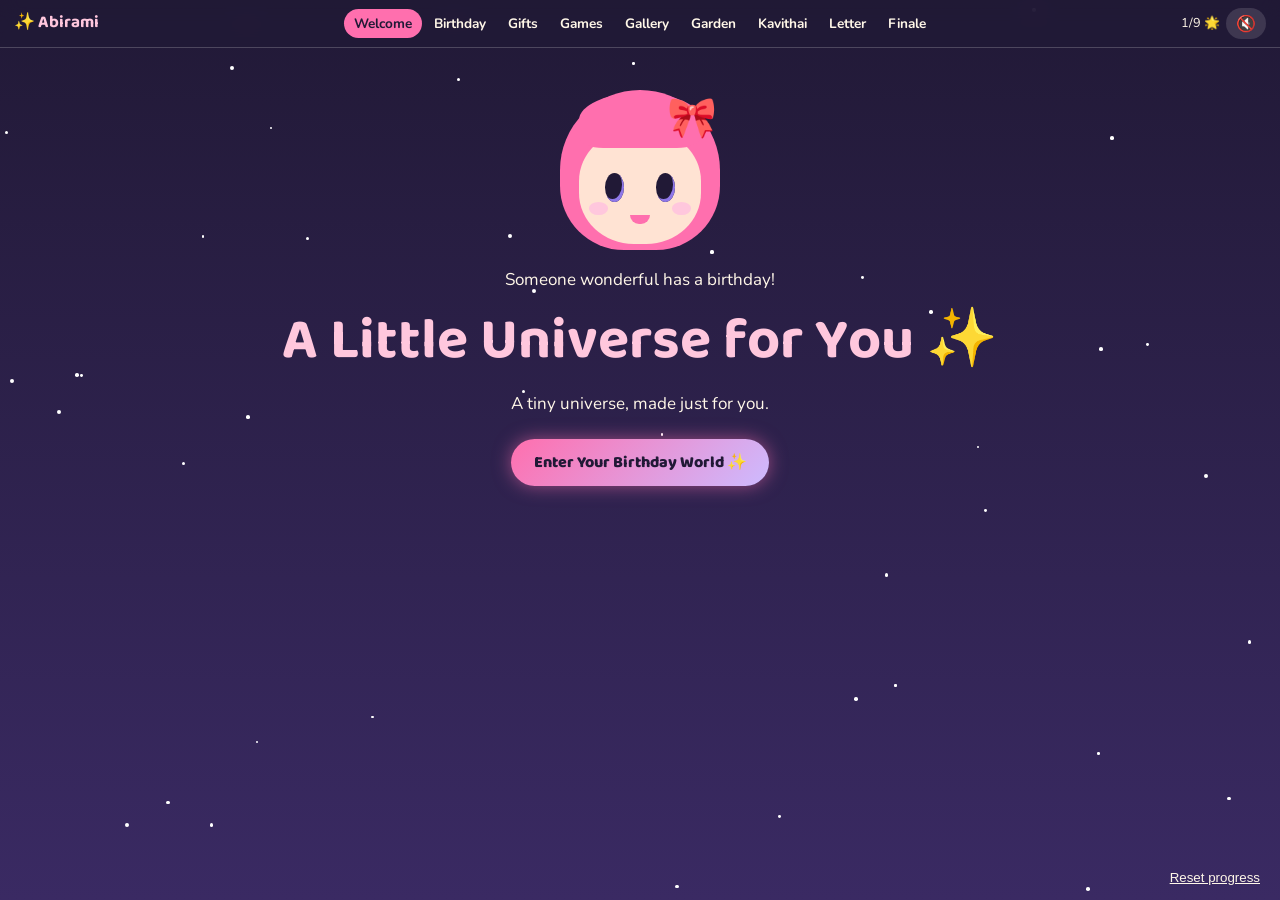
<file: index.html>
<!doctype html>
<html lang="en"><head><meta charset="utf-8"><meta name="viewport" content="width=device-width,initial-scale=1"><title>A Little Universe for You ✨ | A Little Universe for You</title>
<link rel="preconnect" href="https://fonts.googleapis.com"><link href="https://fonts.googleapis.com/css2?family=Baloo+2:wght@600;800&family=Nunito:wght@400;700&family=Noto+Sans+Tamil:wght@400;700&display=swap" rel="stylesheet">
<link rel="stylesheet" href="css/style.css"></head>
<body data-page="index"><main id="main">
<div class="chibi" data-size="160"></div>
<p>Someone wonderful has a birthday!</p>
<h1 class="wave">A Little Universe for You ✨</h1>
<p>A tiny universe, made just for you.</p>
<button class="btn" id="enter">Enter Your Birthday World ✨</button>
</main>
<script src="js/birthday.js"></script><script src="js/main.js"></script><script src="js/extras.js"></script>
</body></html>
</file>
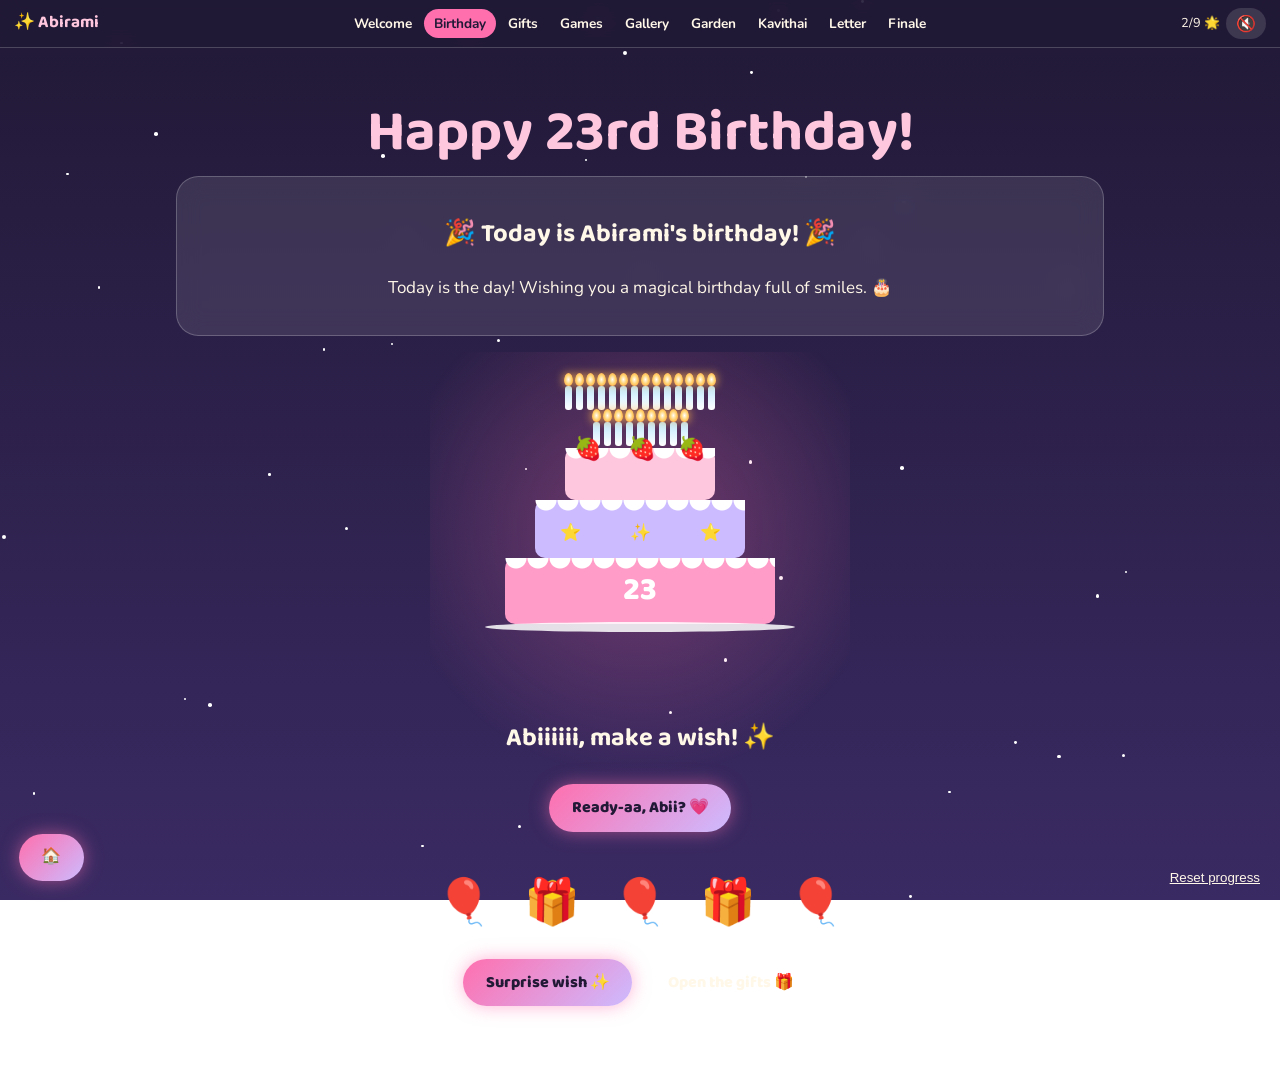
<file: birthday.html>
<!doctype html>
<html lang="en"><head><meta charset="utf-8"><meta name="viewport" content="width=device-width,initial-scale=1"><title>Birthday Celebration | A Little Universe for You</title>
<link rel="preconnect" href="https://fonts.googleapis.com"><link href="https://fonts.googleapis.com/css2?family=Baloo+2:wght@600;800&family=Nunito:wght@400;700&family=Noto+Sans+Tamil:wght@400;700&display=swap" rel="stylesheet">
<link rel="stylesheet" href="css/style.css"></head>
<body data-page="birthday"><main id="main">
<h1 class="wave">Happy 23rd Birthday!</h1>
<div id="count" aria-live="off"></div>
<div id="cakeApp"></div>
<div class="row" aria-hidden="true"><span>🎈</span><span>🎁</span><span>🎈</span><span>🎁</span><span>🎈</span></div>
<button class="btn" id="wishBtn">Surprise wish ✨</button>
<p class="glass" id="wish" hidden aria-live="polite" style="max-width:520px;margin:1rem auto"></p>
<a class="btn ghost" href="gifts.html">Open the gifts 🎁</a>
</main>
<script src="js/birthday.js"></script><script src="js/main.js"></script><script src="js/extras.js"></script>
</body></html>
</file>
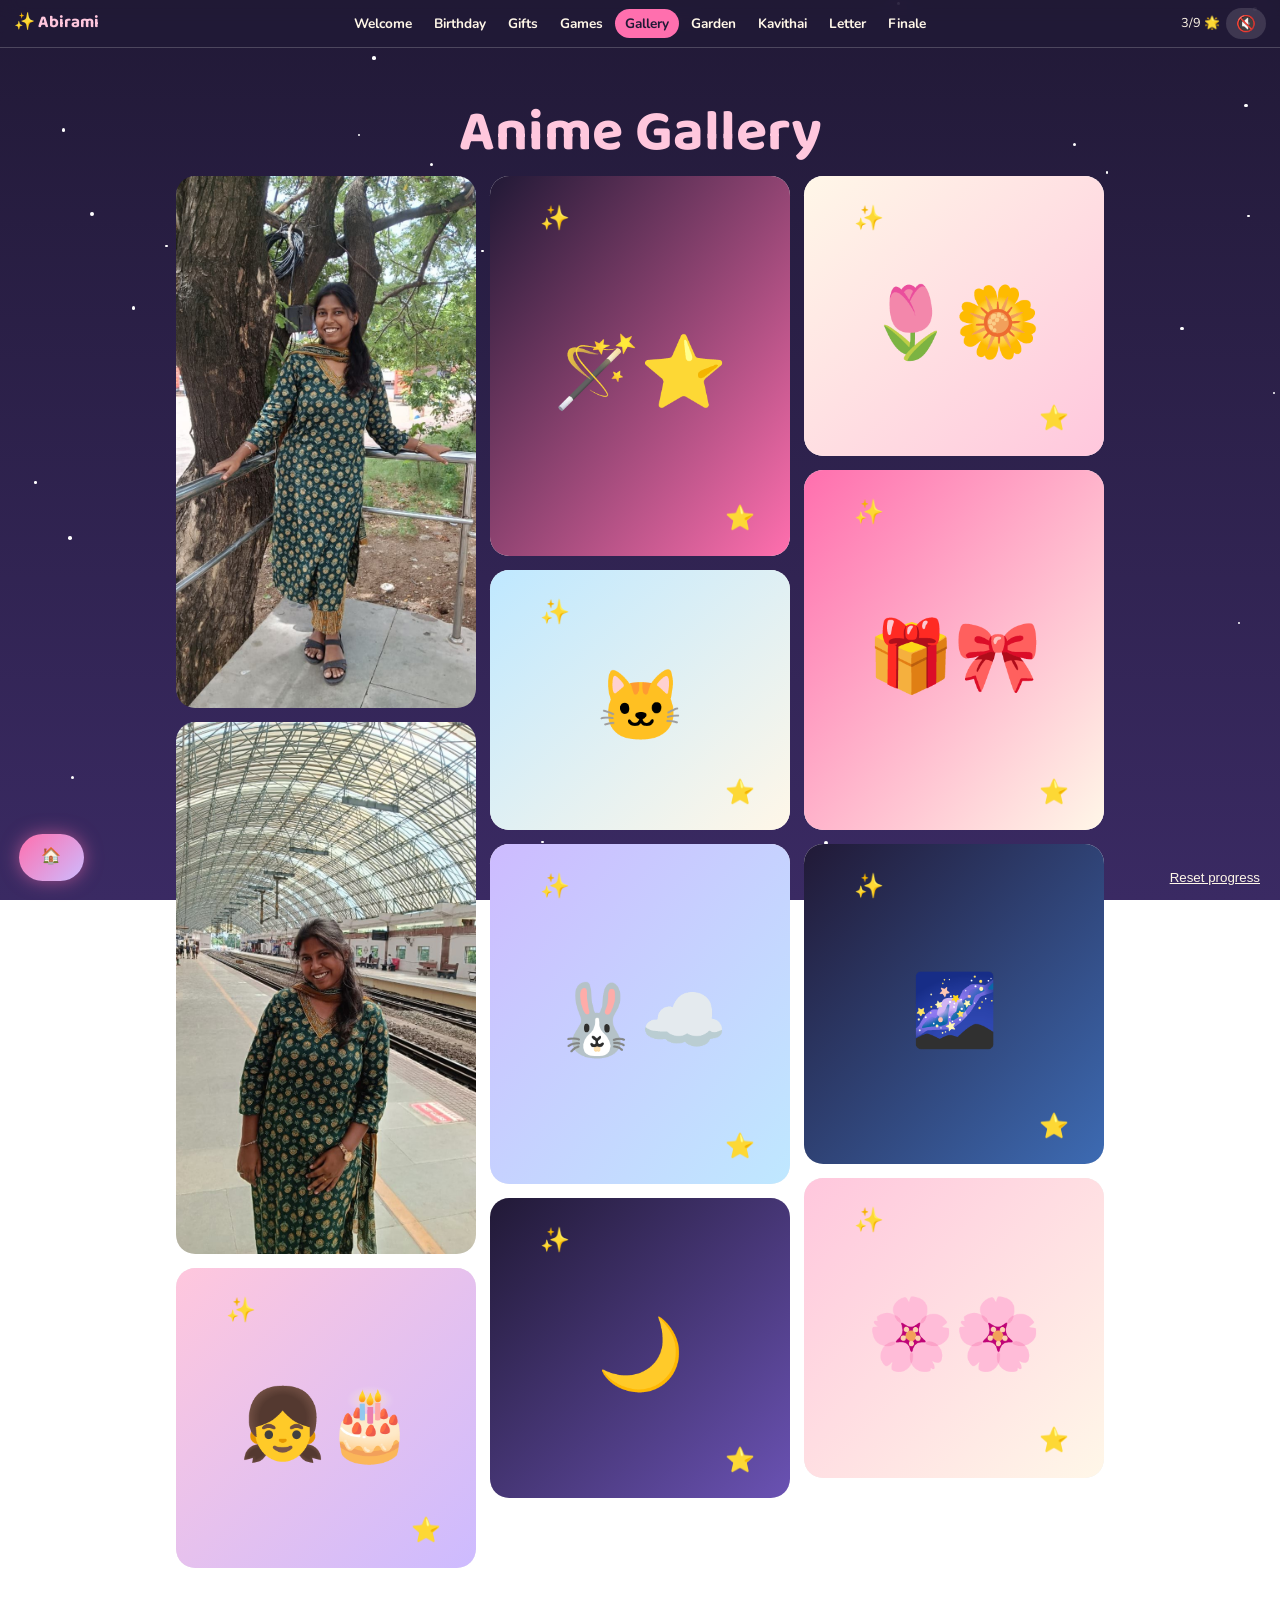
<file: gallery.html>
<!doctype html>
<html lang="en"><head><meta charset="utf-8"><meta name="viewport" content="width=device-width,initial-scale=1"><title>Anime Gallery | A Little Universe for You</title>
<link rel="preconnect" href="https://fonts.googleapis.com"><link href="https://fonts.googleapis.com/css2?family=Baloo+2:wght@600;800&family=Nunito:wght@400;700&family=Noto+Sans+Tamil:wght@400;700&display=swap" rel="stylesheet">
<link rel="stylesheet" href="css/style.css"></head>
<body data-page="gallery"><main id="main">
<h1>Anime Gallery</h1><div class="masonry" id="grid"></div>
<div id="lb" hidden role="dialog" aria-modal="true" aria-label="Image viewer"><button class="btn" id="lx" aria-label="Close">✕</button><button class="btn" id="lp" aria-label="Previous">‹</button><div><img id="li" alt=""><p id="lc"></p></div><button class="btn" id="ln" aria-label="Next">›</button></div>
</main>
<script src="js/birthday.js"></script><script src="js/main.js"></script><script src="js/gallery.js"></script>
</body></html>
</file>
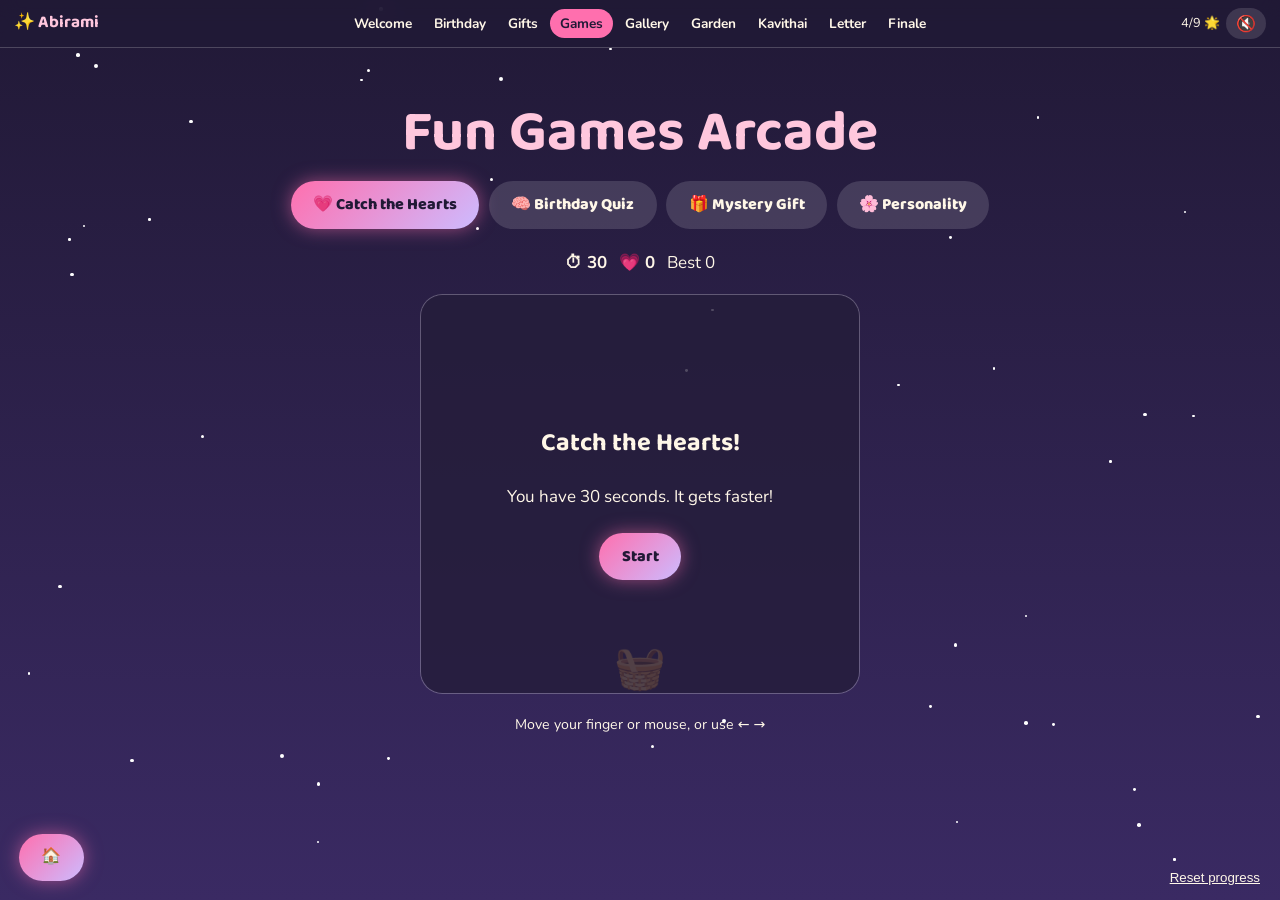
<file: games.html>
<!doctype html>
<html lang="en"><head><meta charset="utf-8"><meta name="viewport" content="width=device-width,initial-scale=1"><title>Fun Games Arcade | A Little Universe for You</title>
<link rel="preconnect" href="https://fonts.googleapis.com"><link href="https://fonts.googleapis.com/css2?family=Baloo+2:wght@600;800&family=Nunito:wght@400;700&family=Noto+Sans+Tamil:wght@400;700&display=swap" rel="stylesheet">
<link rel="stylesheet" href="css/style.css"></head>
<body data-page="games"><main id="main">
<h1>Fun Games Arcade</h1><div class="tabs" id="tabs" role="tablist"></div><div id="game"></div>
</main>
<script src="js/birthday.js"></script><script src="js/main.js"></script><script src="js/games.js"></script>
</body></html>
</file>
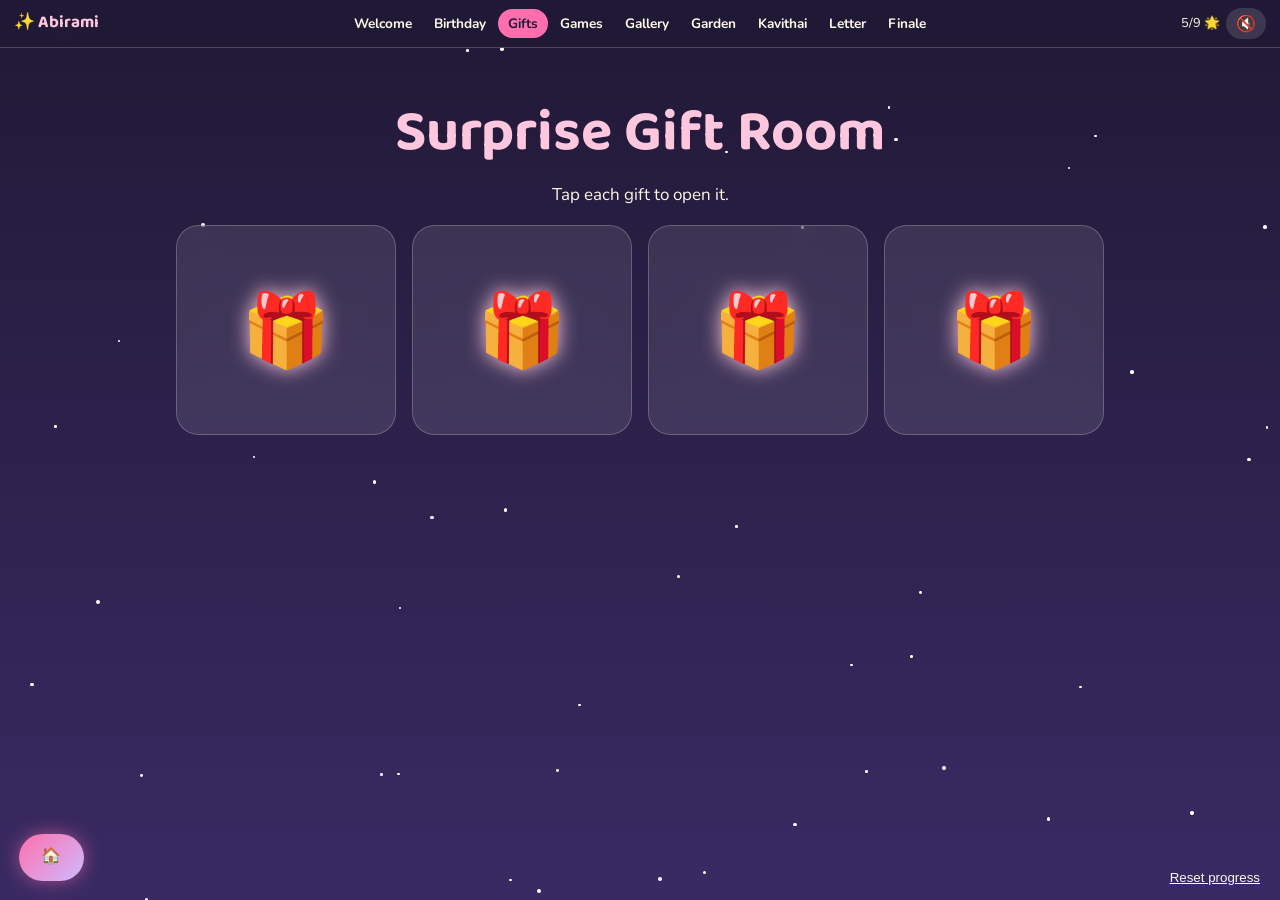
<file: gifts.html>
<!doctype html>
<html lang="en"><head><meta charset="utf-8"><meta name="viewport" content="width=device-width,initial-scale=1"><title>Surprise Gift Room | A Little Universe for You</title>
<link rel="preconnect" href="https://fonts.googleapis.com"><link href="https://fonts.googleapis.com/css2?family=Baloo+2:wght@600;800&family=Nunito:wght@400;700&family=Noto+Sans+Tamil:wght@400;700&display=swap" rel="stylesheet">
<link rel="stylesheet" href="css/style.css"></head>
<body data-page="gifts"><main id="main">
<h1>Surprise Gift Room</h1><p>Tap each gift to open it.</p><div class="grid" id="gifts"></div>
</main>
<script src="js/birthday.js"></script><script src="js/main.js"></script>
</body></html>
</file>
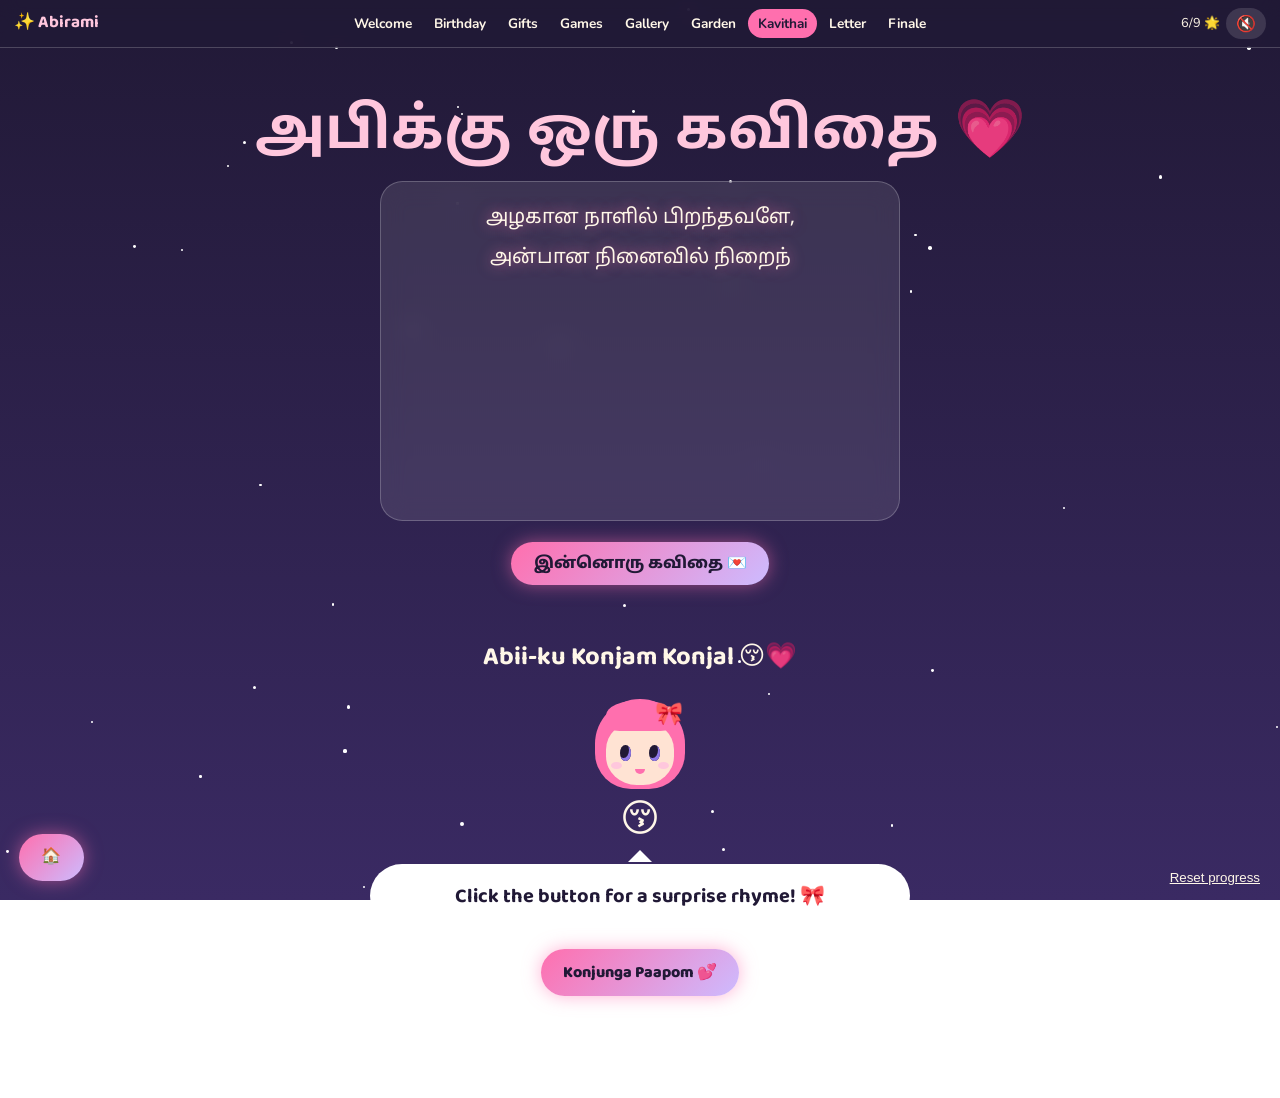
<file: kavithai.html>
<!doctype html>
<html lang="en"><head><meta charset="utf-8"><meta name="viewport" content="width=device-width,initial-scale=1"><title>Kavithai | A Little Universe for You</title>
<link rel="preconnect" href="https://fonts.googleapis.com"><link href="https://fonts.googleapis.com/css2?family=Baloo+2:wght@600;800&family=Nunito:wght@400;700&family=Noto+Sans+Tamil:wght@400;700&display=swap" rel="stylesheet">
<link rel="stylesheet" href="css/style.css"></head>
<body data-page="kavithai"><main id="main">
<h1 class="ta" id="ptitle">அபிக்கு ஒரு கவிதை 💗</h1>
<article class="glass poem ta" id="ptext" lang="ta" aria-live="polite"></article>
<button class="btn ta" id="pnext">இன்னொரு கவிதை 💌</button>
<h2 style="margin-top:3rem">Abii-ku Konjam Konjal 😚💗</h2>
<div id="kwrap" style="position:relative">
<div class="chibi" data-size="90"></div><div id="kch" style="font-size:2.4rem" aria-hidden="true">😚</div>
<div class="bubble" id="bubble"><span id="btxt">Click the button for a surprise rhyme! 🎀</span></div></div>
<button class="btn" id="knext">Konjunga Paapom 💕</button><button class="btn ghost" id="kcopy" hidden>Copy rhyme 📋</button><p id="kcm" aria-live="polite"></p>
</main>
<script src="js/birthday.js"></script><script src="js/main.js"></script><script src="js/extras.js"></script>
</body></html>
</file>
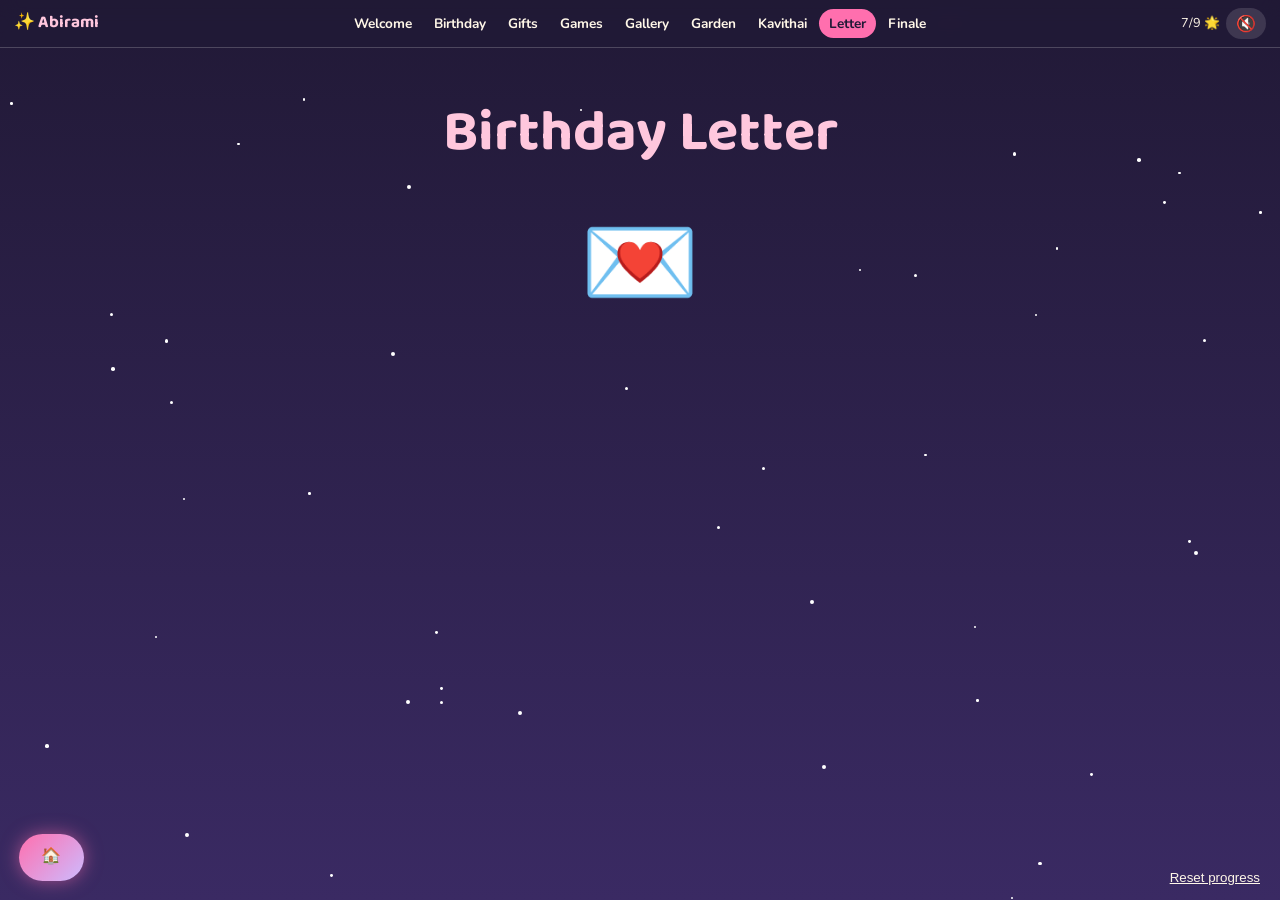
<file: letter.html>
<!doctype html>
<html lang="en"><head><meta charset="utf-8"><meta name="viewport" content="width=device-width,initial-scale=1"><title>Birthday Letter | A Little Universe for You</title>
<link rel="preconnect" href="https://fonts.googleapis.com"><link href="https://fonts.googleapis.com/css2?family=Baloo+2:wght@600;800&family=Nunito:wght@400;700&family=Noto+Sans+Tamil:wght@400;700&display=swap" rel="stylesheet">
<link rel="stylesheet" href="css/style.css"></head>
<body data-page="letter"><main id="main">
<h1>Birthday Letter</h1>
<button class="btn" id="env" style="font-size:6rem;background:none;box-shadow:none" aria-label="Open the envelope">💌</button>
<article class="paper" id="paper" hidden></article>
<div id="tools" hidden><button class="btn" id="replay">Replay ↻</button><button class="btn ghost" id="copy">Copy letter</button><a class="btn ghost" href="index.html">Return home</a><a class="btn" href="surprise.html">Final surprise →</a><p id="cm" aria-live="polite"></p></div>
</main>
<script src="js/birthday.js"></script><script src="js/main.js"></script>
</body></html>
</file>
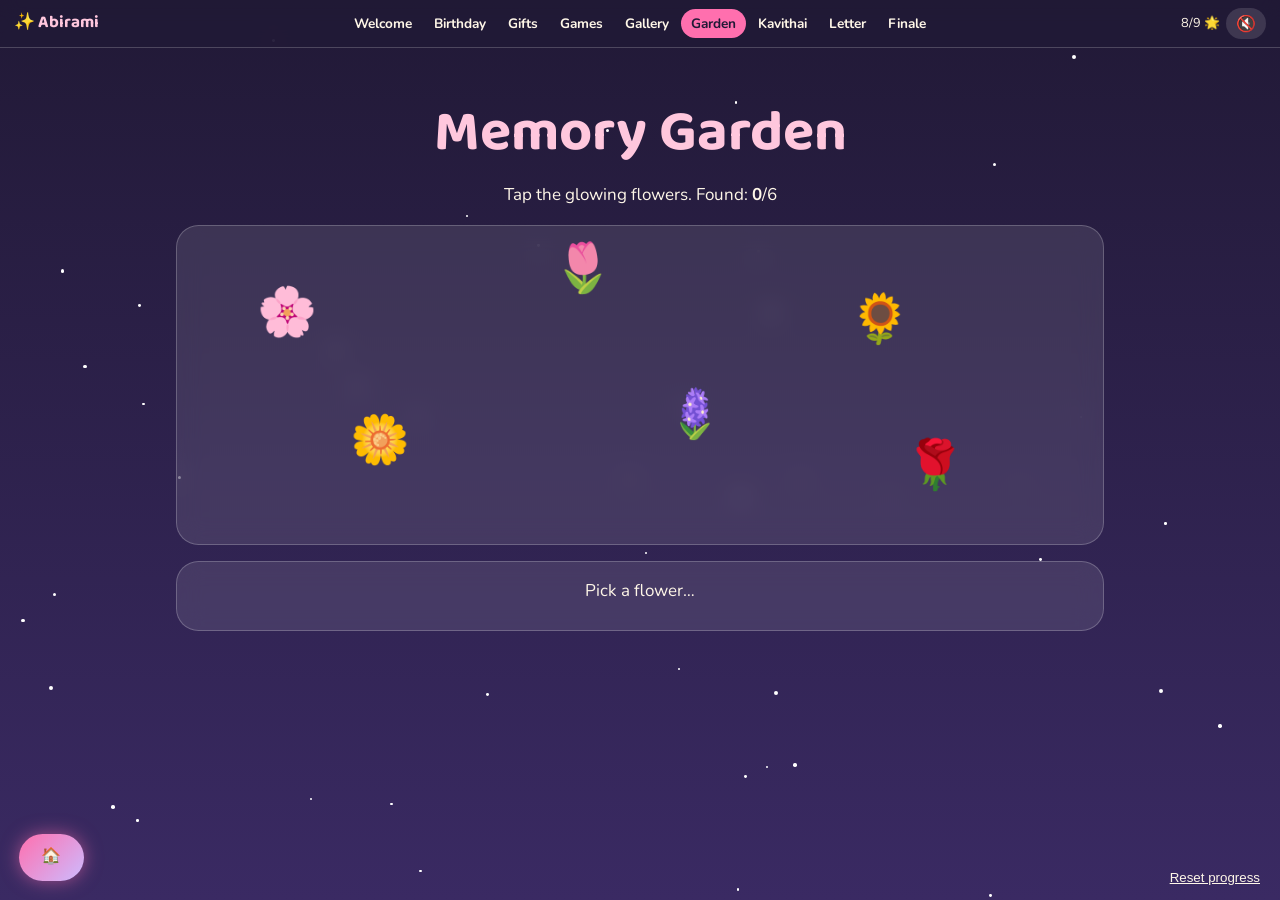
<file: memories.html>
<!doctype html>
<html lang="en"><head><meta charset="utf-8"><meta name="viewport" content="width=device-width,initial-scale=1"><title>Memory Garden | A Little Universe for You</title>
<link rel="preconnect" href="https://fonts.googleapis.com"><link href="https://fonts.googleapis.com/css2?family=Baloo+2:wght@600;800&family=Nunito:wght@400;700&family=Noto+Sans+Tamil:wght@400;700&display=swap" rel="stylesheet">
<link rel="stylesheet" href="css/style.css"></head>
<body data-page="memories"><main id="main">
<h1>Memory Garden</h1><p>Tap the glowing flowers. Found: <b id="found">0</b>/6</p>
<div class="glass garden" id="garden"></div>
<p class="glass" id="msg" aria-live="polite" style="min-height:70px;margin-top:1rem">Pick a flower…</p>
<p class="glass" id="secret" hidden style="color:var(--pink);font-weight:700"></p>
</main>
<script src="js/birthday.js"></script><script src="js/main.js"></script>
</body></html>
</file>
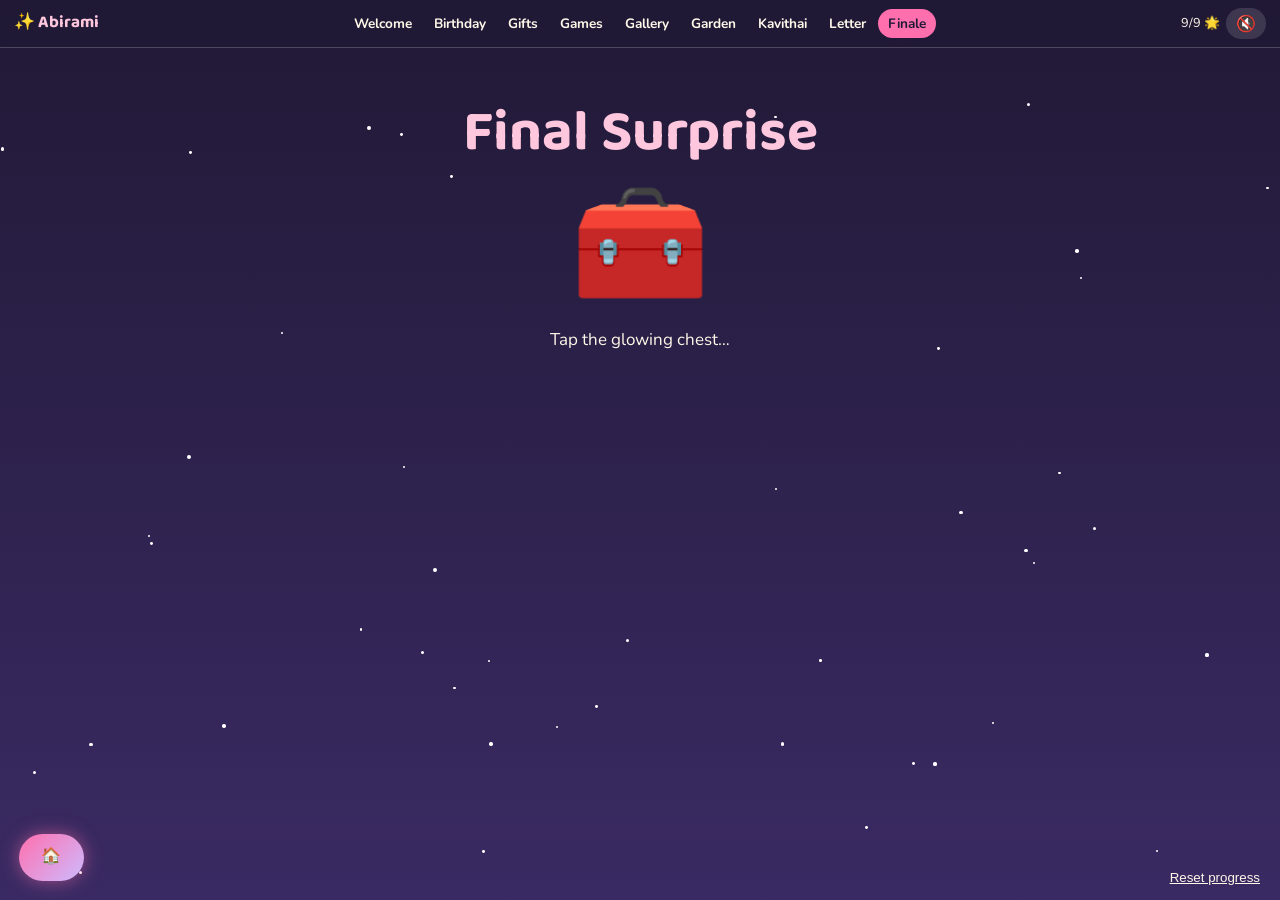
<file: surprise.html>
<!doctype html>
<html lang="en"><head><meta charset="utf-8"><meta name="viewport" content="width=device-width,initial-scale=1"><title>Final Surprise | A Little Universe for You</title>
<link rel="preconnect" href="https://fonts.googleapis.com"><link href="https://fonts.googleapis.com/css2?family=Baloo+2:wght@600;800&family=Nunito:wght@400;700&family=Noto+Sans+Tamil:wght@400;700&display=swap" rel="stylesheet">
<link rel="stylesheet" href="css/style.css"></head>
<body data-page="surprise"><main id="main">
<h1>Final Surprise</h1>
<div id="chestBox"><button class="chest" id="chest" aria-label="Open the treasure chest">🧰</button><p>Tap the glowing chest…</p></div>
<div id="reveal" hidden><div class="big">🎁✨</div><div class="glass banner" id="ban"></div><div class="polas"><figure><img src="assets/images/abii-1.jpg" alt="Abii smiling by a tree in a green printed kurta" loading="lazy" onerror="this.parentNode.hidden=true"></figure><figure><img src="assets/images/abii-2.jpg" alt="Abii smiling on a railway platform" loading="lazy" onerror="this.parentNode.hidden=true"></figure></div><h2 id="fm"></h2><p id="fw" style="font-size:1.2rem"></p><button class="btn" id="again">Replay ↻</button><a class="btn ghost" href="index.html">Home</a></div>
</main>
<script src="js/birthday.js"></script><script src="js/main.js"></script><script src="js/extras.js"></script>
</body></html>
</file>
<file: css/style.css>
:root{--pink:#FFC7DD;--lav:#CDBBFF;--cream:#FFF7E8;--sky:#BFE8FF;--night:#211936;--rose:#FF6FAE}
*{box-sizing:border-box}
body{margin:0;background:linear-gradient(#211936,#3a2a63) fixed;color:var(--cream);font:17px/1.55 Nunito,system-ui,sans-serif;overflow-x:hidden;animation:in .6s}
body.leave{opacity:0;transition:opacity .35s}
h1,h2,h3,.btn{font-family:'Baloo 2',system-ui,sans-serif}
h1{color:var(--pink);font-size:clamp(2rem,6vw,3.6rem);margin:.2em 0;line-height:1.1}
main{max-width:960px;margin:0 auto;padding:90px 16px 80px;min-height:100vh;text-align:center}
:focus-visible{outline:3px solid var(--sky);outline-offset:3px}
.glass{background:rgba(255,255,255,.1);backdrop-filter:blur(12px);border:1px solid rgba(255,255,255,.22);border-radius:1.4rem;padding:1rem;color:inherit}
.btn{background:linear-gradient(135deg,var(--rose),var(--lav));color:var(--night);font-weight:800;font-size:1rem;padding:.7rem 1.4rem;border:0;border-radius:999px;cursor:pointer;text-decoration:none;display:inline-block;margin:.3rem;box-shadow:0 0 18px #FF6FAE88;transition:transform .2s,box-shadow .2s}
.btn:hover{transform:translateY(-2px) scale(1.04);box-shadow:0 0 30px var(--rose)}
.btn.ghost{background:rgba(255,255,255,.14);color:var(--cream);box-shadow:none}
.sky{position:fixed;inset:0;z-index:-1;pointer-events:none;overflow:hidden}
.star{position:absolute;border-radius:50%;background:#fff;animation:tw 3s infinite}
.fl{position:absolute;bottom:-10%;opacity:.7;animation:up linear infinite}
.cf{position:fixed;inset:0;pointer-events:none;overflow:hidden;z-index:80}
.cf span{position:absolute;top:-5%;width:10px;height:14px;font-size:20px;animation:fall linear forwards}
header.top{position:fixed;top:0;left:0;right:0;z-index:60;display:flex;align-items:center;justify-content:space-between;gap:8px;padding:8px 14px;background:rgba(33,25,54,.8);backdrop-filter:blur(10px);border-bottom:1px solid #fff3}
header.top b{font-family:'Baloo 2';color:var(--pink)}
nav.links{display:flex;gap:2px}
nav.links a{color:var(--cream);text-decoration:none;font-weight:700;font-size:.85rem;padding:4px 10px;border-radius:99px}
nav.links a:hover{background:#fff3}nav.links a.on{background:var(--rose);color:var(--night)}
.tools{display:flex;align-items:center;gap:6px;font-size:.8rem}
.tools button{background:#fff2;border:0;color:var(--cream);border-radius:99px;padding:6px 10px;cursor:pointer;font-size:1rem}
.burger{display:none}
@media(max-width:900px){.burger{display:block}nav.links{display:none;position:fixed;top:50px;left:0;right:0;flex-wrap:wrap;justify-content:center;gap:6px;background:#2b2147;padding:12px;animation:in .3s}nav.links.open{display:flex}}
.home{position:fixed;left:14px;bottom:14px;z-index:60}
footer{position:fixed;right:14px;bottom:12px;font-size:.75rem;z-index:60}footer button{background:none;border:0;color:var(--cream);text-decoration:underline;cursor:pointer}
.chibi{--s:140px;position:relative;width:var(--s);height:var(--s);margin:0 auto;animation:bob 3s ease-in-out infinite}
.chibi i{position:absolute;display:block}
.chibi .a{inset:0;border-radius:50% 50% 40% 40%;background:var(--rose)}.chibi .f{left:12%;right:12%;top:25%;bottom:4%;border-radius:45%;background:#FFE3D3}
.chibi .b{left:12%;right:12%;top:2%;height:34%;border-radius:50% 50% 20% 20%;background:var(--rose)}
.chibi .e{top:52%;width:12%;height:18%;border-radius:50%;background:var(--night);box-shadow:inset -2px -3px 0 #8f78e8}
.chibi .k{top:70%;width:12%;height:8%;border-radius:50%;background:var(--pink)}.chibi .m{left:44%;top:78%;width:12%;height:6%;border-radius:0 0 99px 99px;background:var(--rose)}
.chibi .r{right:2%;top:-2%;font-style:normal;font-size:calc(var(--s)/4)}
.wave span{display:inline-block;animation:bob 2s ease-in-out infinite}
.tiles{display:flex;gap:10px;justify-content:center;flex-wrap:wrap;margin:1rem 0}
.tile{min-width:80px}.tile b{display:block;font:800 2rem 'Baloo 2'}.tile small{opacity:.8}
.cake{position:relative;width:250px;margin:50px auto 10px}
.cake .t1{height:60px;background:var(--pink);border-radius:18px 18px 0 0}.cake .t2{height:60px;background:var(--cream)}
.cake .t3{height:60px;background:var(--lav);border-radius:0 0 14px 14px;display:grid;place-items:center;color:var(--night);font:800 2rem 'Baloo 2'}
.candles{position:absolute;top:-46px;left:0;right:0;display:flex;justify-content:space-evenly}
.candle{width:12px;height:44px;background:var(--sky);border:0;border-radius:4px;position:relative;cursor:pointer}
.candle::before{content:'🔥';position:absolute;top:-28px;left:-7px;font-size:1.5rem;animation:bob .8s infinite}
.candle.out::before{content:'💨';opacity:.6;animation:none}
.slice{font-size:3rem;opacity:0;height:3.4rem}.slice.go{animation:slice 1.4s forwards}
.row{display:flex;gap:2rem;justify-content:center;font-size:2.8rem;margin:1rem 0}.row span{animation:bob 2.5s infinite}
.grid{display:grid;grid-template-columns:repeat(auto-fit,minmax(210px,1fr));gap:16px}
.gift{min-height:210px;display:grid;place-items:center;font-size:1rem}
.gbox{font-size:4.5rem;background:none;border:0;cursor:pointer;filter:drop-shadow(0 0 10px #FFC7DD);transition:transform .2s}.gbox:hover{transform:scale(1.12) rotate(-4deg)}
.shake{animation:shake .5s}.pop{animation:pop .6s}
.gift h3{color:var(--pink);margin:.2em 0}.big{font-size:3.6rem}
.tabs{display:flex;flex-wrap:wrap;justify-content:center;margin-bottom:1rem}
.field{position:relative;height:400px;max-width:440px;margin:0 auto;overflow:hidden;touch-action:none;user-select:none;background:rgba(255,255,255,.08);border-radius:1.4rem;border:1px solid #fff3}
.field .h{position:absolute;font-size:1.7rem}#basket{position:absolute;top:86%;font-size:2.6rem;transform:translateX(-50%)}
.ov{position:absolute;inset:0;display:grid;place-items:center;background:rgba(33,25,54,.78);padding:1rem}
.qz{max-width:460px;margin:0 auto}.opts{display:grid;gap:8px;margin:1rem 0}.opt{text-align:left;cursor:pointer;font:inherit}.opt:hover:not(:disabled){background:#fff3}
.opt.ok{background:#3bb27355}.opt.no{background:#e5484d55}
.cards{display:grid;grid-template-columns:repeat(3,1fr);gap:10px;max-width:440px;margin:1rem auto}.card{height:120px;font:inherit;cursor:pointer;font-size:.8rem}.card span{font-size:2.6rem;display:block}
.result{max-width:380px;margin:1rem auto;padding:1.5rem;border-radius:1.5rem;animation:pop .6s}
.masonry{columns:3 200px;gap:14px}.masonry button{display:block;width:100%;margin:0 0 14px;padding:0;border:0;border-radius:1.2rem;overflow:hidden;cursor:pointer;transition:transform .3s}.masonry button:hover{transform:translateY(-6px) scale(1.03)}.masonry img{width:100%;display:block}
#lb{position:fixed;inset:0;z-index:90;background:rgba(0,0,0,.85);display:grid;place-items:center;padding:16px}#lb[hidden]{display:none}
#lb img{max-width:min(92vw,520px);max-height:72vh;border-radius:1rem}#lb .btn{position:absolute}#lx{top:14px;right:14px}#lp{left:10px;top:50%}#ln{right:10px;top:50%}
.garden{position:relative;height:320px}.fw{position:absolute;font-size:3rem;background:none;border:0;cursor:pointer;animation:bob 3s infinite,glow 2s infinite}.fw:hover{transform:scale(1.3)}
.paper{max-width:560px;margin:1rem auto;padding:1.5rem 1.6rem;text-align:left;color:var(--night);background:var(--cream) repeating-linear-gradient(transparent 0 33px,#cdbbff99 34px);line-height:34px;border-radius:8px;box-shadow:0 10px 40px #0008;animation:open .8s;transform-origin:top}
.paper p{margin:0 0 .6rem}.chest{font-size:7rem;background:none;border:0;cursor:pointer;animation:bob 1.6s infinite,glow 1.6s infinite}
.banner{display:inline-block;padding:.6rem 1.4rem;margin:1rem 0;font:800 clamp(1.4rem,5vw,2.4rem) 'Baloo 2';color:var(--pink)}
[hidden]{display:none!important}
@keyframes in{from{opacity:0}}@keyframes tw{50%{opacity:.2}}@keyframes up{to{transform:translateY(-120vh) rotate(40deg)}}
@keyframes fall{to{transform:translateY(110vh) rotate(540deg)}}@keyframes bob{50%{transform:translateY(-9px)}}
@keyframes shake{25%{transform:rotate(-9deg)}75%{transform:rotate(9deg)}}@keyframes pop{0%{transform:scale(.3);opacity:0}70%{transform:scale(1.1)}}
@keyframes glow{50%{filter:drop-shadow(0 0 22px #FFC7DD)}}@keyframes open{from{transform:scaleY(0);opacity:0}}
@keyframes slice{0%{opacity:0;transform:scale(.4)}30%{opacity:1}100%{opacity:1;transform:translateX(90px) rotate(20deg)}}
@media(prefers-reduced-motion:reduce){*{animation:none!important;transition:none!important}}
/* ---- extras: name rain, Tamil poems, konjal, cake ---- */
main{position:relative;z-index:1}
.ta{font-family:'Noto Sans Tamil','Baloo 2',sans-serif}
.rain{position:fixed;inset:0;z-index:0;pointer-events:none;overflow:hidden}
.rw{position:absolute;top:0;white-space:nowrap;font:800 18px 'Baloo 2','Noto Sans Tamil',sans-serif;text-shadow:0 0 8px currentColor;animation:rwfall linear forwards}
.rw i{display:inline-block;font-style:normal}.rw.bn i{animation:bob .9s infinite}.rw.sw i{animation:rwsway 2s ease-in-out infinite}.rw.gl i{animation:rwglow 1.2s infinite}
.rbig{position:fixed;top:50%;left:50%;z-index:2;pointer-events:none;white-space:nowrap;font:800 clamp(2.4rem,12vw,7rem) 'Baloo 2';color:#FFC7DD;text-shadow:0 0 30px #FF6FAE;opacity:0;animation:rbig 3.6s forwards}
.hbw{position:fixed;bottom:-10%;z-index:70;pointer-events:none;font:800 1.4rem 'Baloo 2';color:#FFC7DD;text-shadow:0 0 10px #FF6FAE;animation:up 7s linear forwards}
.polas{display:flex;gap:14px;justify-content:center;flex-wrap:wrap;margin:1rem 0}
.polas figure{margin:0;background:#fff;padding:8px 8px 14px;border-radius:6px;transform:rotate(-3deg);box-shadow:0 8px 24px #0007;animation:pop .8s}.polas figure:nth-child(2){transform:rotate(3deg)}
.polas img{display:block;width:min(42vw,200px);aspect-ratio:3/4;object-fit:cover;border-radius:3px}
.poem{white-space:pre-line;max-width:520px;margin:1rem auto;font-size:1.25rem;line-height:2;min-height:340px;text-shadow:0 0 14px #FF6FAE99}
.bubble{position:relative;max-width:540px;margin:1rem auto;padding:1.1rem 1.4rem;border-radius:2rem;background:#fff;color:#211936;font:700 1.25rem/1.45 'Baloo 2'}
.bubble::before{content:'';position:absolute;top:-14px;left:50%;margin-left:-12px;border:12px solid transparent;border-top:0;border-bottom-color:#fff}
.hrt{position:absolute;top:60%;pointer-events:none;animation:hup 1.4s forwards}
#cakeApp{max-width:420px;margin:1rem auto;padding:1rem 0;background:radial-gradient(circle at 50% 35%,#ff6fae55,transparent 65%)}
.cakewrap{position:relative;display:grid;justify-items:center;min-height:330px}
.cakebody{grid-area:1/1;width:280px;display:flex;flex-direction:column;align-items:center;padding-top:18px}
.cdl{width:160px;display:flex;flex-wrap:wrap;justify-content:center;gap:12px 4px;margin-bottom:2px}
.c{position:relative;width:7px;height:24px;background:linear-gradient(#BFE8FF,#fff);border-radius:3px}
.fm{position:absolute;top:-13px;left:50%;width:9px;height:13px;margin-left:-4.5px;background:radial-gradient(#fff,#ffd36e 50%,#ff8a3d);border-radius:50% 50% 50% 50%/60% 60% 40% 40%;box-shadow:0 0 10px #ffb347;animation:flick .25s infinite alternate}
.sm{position:absolute;top:-10px;left:-3px;width:12px;height:12px;border-radius:50%;background:#ccc;filter:blur(3px);opacity:0}
.c.out .fm{display:none}.c.out .sm{animation:smoke 1.3s forwards}
.tier{position:relative;display:flex;align-items:center;justify-content:space-around;border-radius:10px}
.tier::before{content:'';position:absolute;top:0;left:0;right:0;height:14px;background:radial-gradient(circle at 11px 0,#fff 10px,transparent 11px) 0 0/22px 14px repeat-x}
.tt{width:150px;height:52px;background:#FFC7DD}.tm{width:210px;height:58px;background:#CDBBFF}.tb{width:270px;height:66px;background:#ff9cc8;color:#fff;font:800 2rem 'Baloo 2'}
.tt b{position:absolute;top:-16px;font-size:1.4rem}.tt b:nth-child(1){left:6%}.tt b:nth-child(2){left:42%}.tt b:nth-child(3){right:6%}
.tier em{font-style:normal;margin-top:10px}.plate{width:310px;height:10px;border-radius:50%;background:#fff;opacity:.85;margin-top:-2px}
.knife{position:absolute;left:50%;top:-6px;z-index:5;font-size:3rem;transform:translateX(-50%);animation:knife .9s forwards}
.cakebody.half.l{clip-path:inset(0 50% 0 0);animation:hl .9s .1s forwards}.cakebody.half.r{clip-path:inset(0 0 0 50%);animation:hr .9s .1s forwards}
.sliceb{font-size:5rem;animation:pop .7s,bob 1.2s .7s infinite}
@keyframes rwfall{0%{transform:translateY(-8vh) rotate(var(--rot));opacity:0}10%{opacity:.75}90%{opacity:.75}100%{transform:translateY(108vh) rotate(calc(var(--rot) * -1));opacity:0}}
@keyframes rwsway{50%{transform:translateX(26px)}}@keyframes rwglow{50%{text-shadow:0 0 20px #fff,0 0 34px #FF6FAE;transform:scale(1.15)}}
@keyframes rbig{0%{opacity:0;transform:translate(-50%,-50%) scale(.2) rotate(-8deg)}30%{opacity:.55;transform:translate(-50%,-50%) scale(1.05) rotate(3deg)}70%{opacity:.45;transform:translate(-50%,-50%) scale(1) rotate(-2deg)}100%{opacity:0;transform:translate(-50%,-50%) scale(1.5)}}
@keyframes hup{to{transform:translate(var(--dx),-120px) scale(1.5);opacity:0}}@keyframes flick{to{transform:scale(1.12,.9) rotate(4deg)}}
@keyframes smoke{0%{opacity:.8;transform:translateY(0) scale(.6)}100%{opacity:0;transform:translateY(-46px) scale(2.4)}}
@keyframes knife{0%{opacity:0;transform:translate(-50%,-30px) rotate(150deg)}20%{opacity:1}100%{opacity:1;transform:translate(-50%,250px) rotate(150deg)}}
@keyframes hl{to{transform:translateX(-28px) rotate(-3deg)}}@keyframes hr{to{transform:translateX(28px) rotate(3deg)}}
</file>
